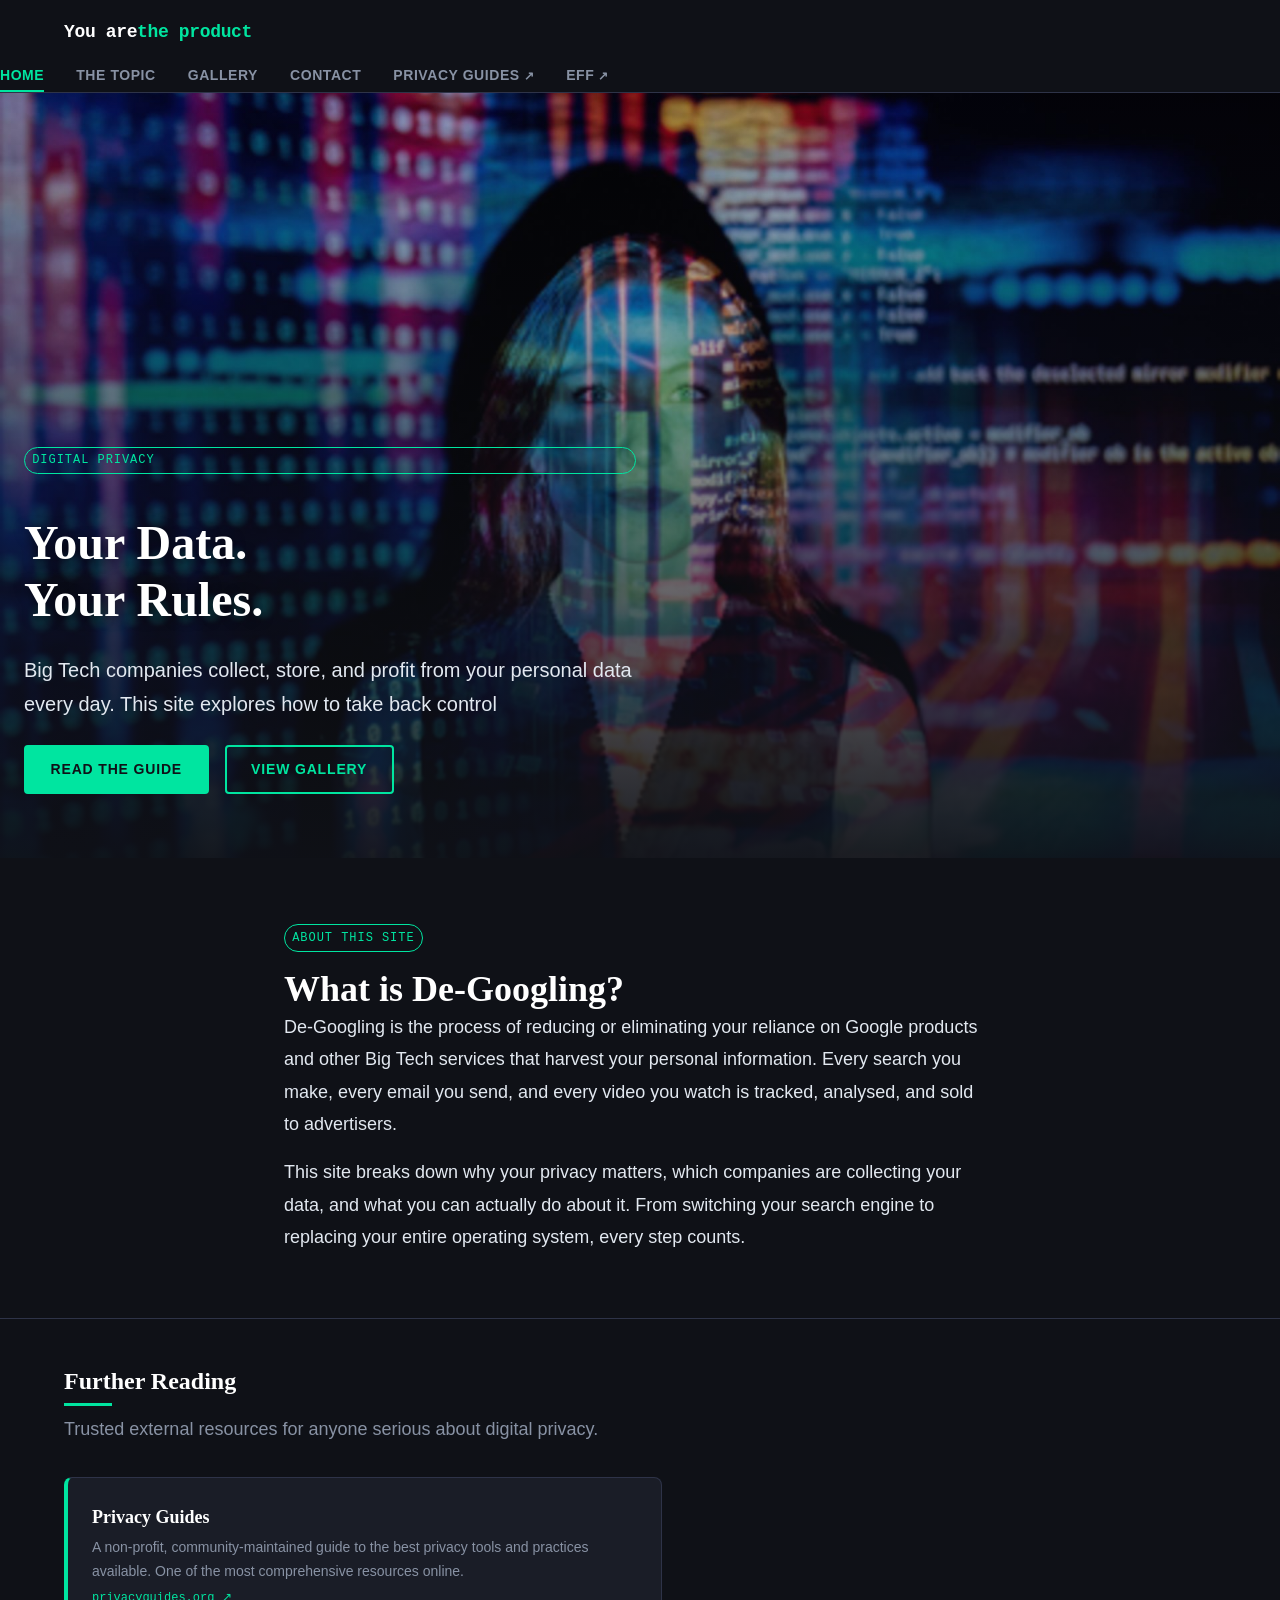
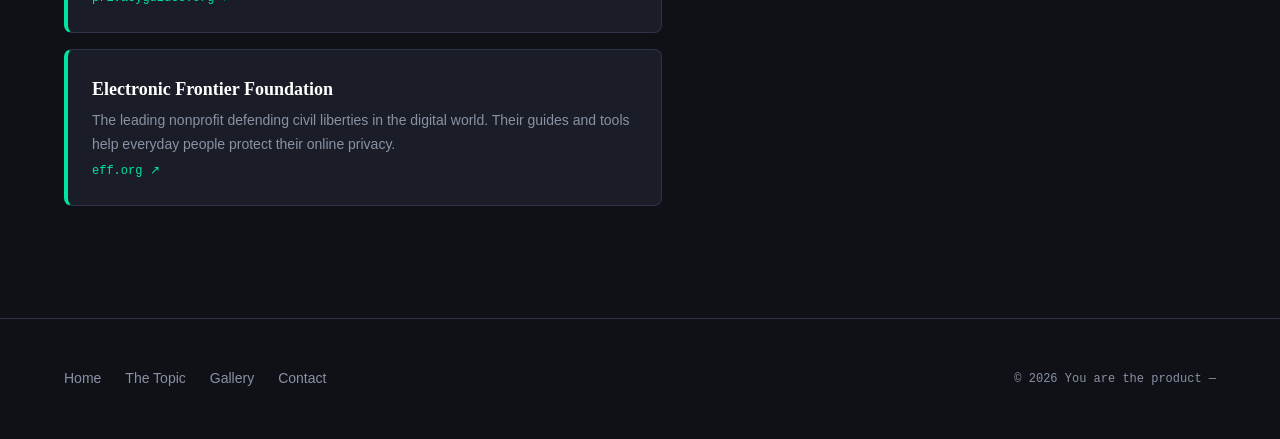
<file: index.html>
<!DOCTYPE html>
<html lang="en">

  <head>
    <meta charset="UTF-8">
    <meta name="viewport" content="width=device-width, initial-scale=1.0">

    <!-- SEO Meta Tags -->
    <title>You are the product</title>
    <meta name="description" content="A guide to de-Googling your digital life and replacing Big Tech services with open-source, privacy-respecting alternatives that put you back in control of your data.">
    <meta name="author" content="Dillon Goodchild-McCoy">

    <link rel="canonical" href="index.html">

    <link rel="stylesheet" href="css/styles.css">
  </head>

  <body>

    <!-- =============================================
         SITE HEADER & NAVIGATION
         ============================================= -->
    <header class="site-header">

      <input type="checkbox" id="nav-toggle" class="nav-toggle" aria-hidden="true">

      <div class="header-inner wrapper">
        <a href="index.html" class="site-logo">
          You are<span>the product</span>
        </a>
        <label for="nav-toggle" class="nav-toggle-label">
          <span></span>
          <span></span>
          <span></span>
        </label>
      </div>

      <nav class="site-nav" aria-label="Primary navigation">
        <a href="index.html" aria-current="page">Home</a>
        <a href="topic.html">The Topic</a>
        <a href="gallery.html">Gallery</a>
        <a href="contact.html">Contact</a>
        <a href="https://www.privacyguides.org" target="_blank" rel="noopener noreferrer">Privacy Guides</a>
        <a href="https://www.eff.org" target="_blank" rel="noopener noreferrer">EFF</a>
      </nav>

    </header>


    <!-- =============================================
         MAIN CONTENT
         ============================================= -->
    <main>

      <section class="hero" aria-label="Hero banner">

        <picture>
          <source
            media="(min-width: 1200px)"
            srcset="images/hero/hero-large.jpg">

          <source
            media="(min-width: 768px)"
            srcset="images/hero/hero-medium.jpg">

          <img
            src="images/hero/hero-small.jpg"
            alt="A woman, standing in front of a reflection of lines of code"
            class="hero__image"
            width="960"
            height="540">
        </picture>

        <div class="hero__overlay" aria-hidden="true"></div>

        <div class="hero__content">
          <div class="wrapper">
            <span class="tag">Digital Privacy</span>
            <h1 class="hero__title">Your Data.<br>Your Rules.</h1>
            <p class="hero__subtitle">
              Big Tech companies collect, store, and profit from your personal data every day.
              This site explores how to take back control
            </p>
            <div class="hero__actions">
              <a href="topic.html" class="btn btn--primary">Read the Guide</a>
              <a href="gallery.html" class="btn btn--outline">View Gallery</a>
            </div>
          </div>
        </div>

      </section>


      <section class="intro section" aria-labelledby="intro-heading">
        <div class="wrapper wrapper--narrow">
          <span class="tag">About This Site</span>
          <h2 id="intro-heading">What is De-Googling?</h2>
          <p class="intro__text">
            De-Googling is the process of reducing or eliminating your reliance on Google products
            and other Big Tech services that harvest your personal information. Every search you make,
            every email you send, and every video you watch is tracked, analysed, and sold to advertisers.
          </p>
          <p class="intro__text">
            This site breaks down why your privacy matters, which companies are collecting your data,
            and what you can actually do about it. From switching your search engine
            to replacing your entire operating system, every step counts.
          </p>
        </div>
      </section>


      <section class="external-links section" aria-labelledby="links-heading">
        <div class="wrapper">
          <div class="section-heading">
            <h2 id="links-heading">Further Reading</h2>
            <p>Trusted external resources for anyone serious about digital privacy.</p>
          </div>

          <ul class="external-links__list">

            <li>
              <a
                href="https://www.privacyguides.org"
                class="external-link-card"
                target="_blank"
                rel="noopener noreferrer"
                aria-label="Visit Privacy Guides (opens in a new tab)">
                <span class="external-link-card__title">Privacy Guides</span>
                <p class="external-link-card__desc">
                  A non-profit, community-maintained guide to the best privacy tools and
                  practices available. One of the most comprehensive resources online.
                </p>
                <span class="external-link-card__url">privacyguides.org ↗</span>
              </a>
            </li>

            <li>
              <a
                href="https://www.eff.org"
                class="external-link-card"
                target="_blank"
                rel="noopener noreferrer"
                aria-label="Visit the Electronic Frontier Foundation (opens in a new tab)">
                <span class="external-link-card__title">Electronic Frontier Foundation</span>
                <p class="external-link-card__desc">
                  The leading nonprofit defending civil liberties in the digital world.
                  Their guides and tools help everyday people protect their online privacy.
                </p>
                <span class="external-link-card__url">eff.org ↗</span>
              </a>
            </li>

          </ul>
        </div>
      </section>

    </main>


    <!-- =============================================
         SITE FOOTER
         ============================================= -->
    <footer class="site-footer">
      <div class="wrapper">

        <nav class="footer-nav" aria-label="Footer navigation">
          <a href="index.html">Home</a>
          <a href="topic.html">The Topic</a>
          <a href="gallery.html">Gallery</a>
          <a href="contact.html">Contact</a>
        </nav>

        <p class="footer-copy">
          &copy; 2026 You are the product &mdash;
        </p>

      </div>
    </footer>

  </body>
</html>
</file>
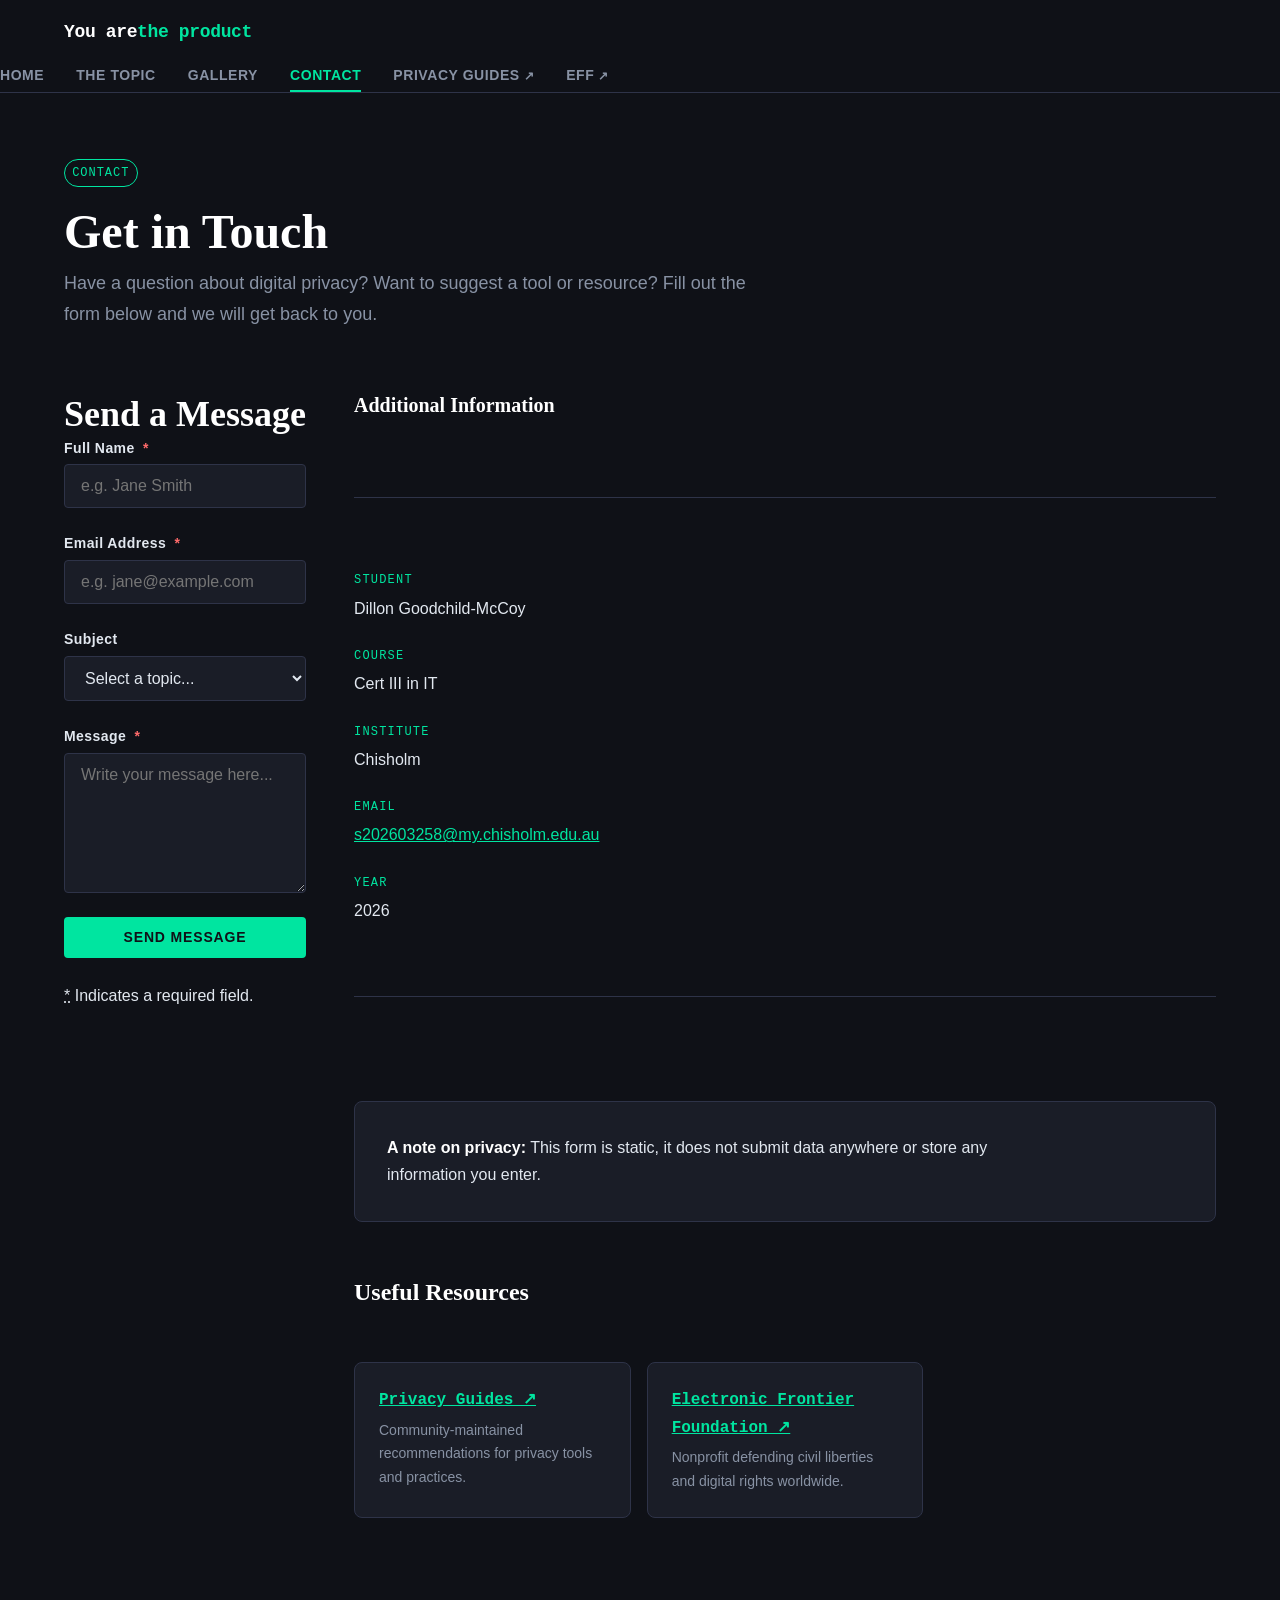
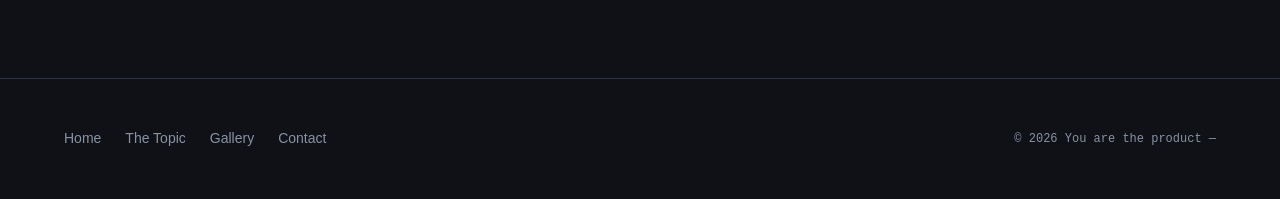
<file: contact.html>
<!DOCTYPE html>
<html lang="en">

  <head>
    <meta charset="UTF-8">
    <meta name="viewport" content="width=device-width, initial-scale=1.0">

    <!-- SEO Meta Tags -->
    <title>Contact | You are the product</title>
    <meta name="description" content="Get in touch with questions, feedback, or suggestions about digital privacy and de-Googling. We would love to hear from you.">
    <meta name="author" content="Your Name">

    <link rel="canonical" href="contact.html">
    <link rel="stylesheet" href="css/styles.css">
  </head>

  <body>

    <!-- =============================================
         SITE HEADER & NAVIGATION
         ============================================= -->
    <header class="site-header">

      <input type="checkbox" id="nav-toggle" class="nav-toggle" aria-hidden="true">

      <div class="header-inner wrapper">
        <a href="index.html" class="site-logo">
          You are<span>the product</span>
        </a>
        <label for="nav-toggle" class="nav-toggle-label">
          <span></span>
          <span></span>
          <span></span>
        </label>
      </div>

      <nav class="site-nav" aria-label="Primary navigation">
        <a href="index.html">Home</a>
        <a href="topic.html">The Topic</a>
        <a href="gallery.html">Gallery</a>
        <a href="contact.html" aria-current="page">Contact</a>
        <a href="https://www.privacyguides.org" target="_blank" rel="noopener noreferrer">Privacy Guides</a>
        <a href="https://www.eff.org" target="_blank" rel="noopener noreferrer">EFF</a>
      </nav>

    </header>


    <!-- =============================================
         MAIN CONTENT
         ============================================= -->
    <main>

      <div class="contact-page section">
        <div class="wrapper">

          <span class="tag">Contact</span>
          <h1>Get in Touch</h1>
          <p class="page-intro">
            Have a question about digital privacy? Want to suggest a tool or resource?
            Fill out the form below and we will get back to you.
          </p>

          <div class="contact-layout">


            <section aria-labelledby="form-heading">

              <h2 id="form-heading">Send a Message</h2>

              <form class="contact-form" aria-label="Contact form">

                <div class="form-group">
                  <label for="full-name">
                    Full Name
                    <abbr title="Required field">*</abbr>
                  </label>
                  <input
                    type="text"
                    id="full-name"
                    name="full-name"
                    placeholder="e.g. Jane Smith"
                    autocomplete="name">
                </div>

                <div class="form-group">
                  <label for="email">
                    Email Address
                    <abbr title="Required field">*</abbr>
                  </label>
                  <input
                    type="email"
                    id="email"
                    name="email"
                    placeholder="e.g. jane@example.com"
                    autocomplete="email">
                </div>

                <div class="form-group">
                  <label for="subject">Subject</label>
                  <select id="subject" name="subject">
                    <option value="">Select a topic...</option>
                    <option value="general">General Enquiry</option>
                    <option value="privacy-tools">Privacy Tools</option>
                    <option value="de-googling">De-Googling Help</option>
                    <option value="feedback">Site Feedback</option>
                    <option value="other">Other</option>
                  </select>
                </div>

                <div class="form-group">
                  <label for="message">
                    Message
                    <abbr title="Required field">*</abbr>
                  </label>
                  <textarea
                    id="message"
                    name="message"
                    placeholder="Write your message here..."></textarea>
                </div>

                <div class="form-group">
                  <button type="submit" class="btn btn--primary">
                    Send Message
                  </button>
                </div>

                <p class="form-note">
                  <abbr title="Required field">*</abbr> Indicates a required field.
                </p>

              </form>

            </section>


            <!-- ───────────────────────────────────
                 ADDITIONAL INFORMATION
                 ─────────────────────────────────── -->
            <section class="contact-info" aria-labelledby="info-heading">

              <h2 id="info-heading">Additional Information</h2>

              <hr class="divider">

              <div class="contact-detail">
                <span class="contact-detail__label">Student</span>
                <span class="contact-detail__value">Dillon Goodchild-McCoy</span>
              </div>

              <div class="contact-detail">
                <span class="contact-detail__label">Course</span>
                <span class="contact-detail__value">Cert III in IT</span>
              </div>

              <div class="contact-detail">
                <span class="contact-detail__label">Institute</span>
                <span class="contact-detail__value">Chisholm</span>
              </div>

              <div class="contact-detail">
                <span class="contact-detail__label">Email</span>
                <span class="contact-detail__value">
                  <a href="mailto:s202603258@my.chisholm.edu.au">s202603258@my.chisholm.edu.au</a>
                </span>
              </div>

              <div class="contact-detail">
                <span class="contact-detail__label">Year</span>
                <span class="contact-detail__value">2026</span>
              </div>

              <hr class="divider">

              <div class="highlight-box">
                <p>
                  <strong>A note on privacy:</strong> This form is static,
                  it does not submit data anywhere or store any information you enter.
                </p>
              </div>

              <h3>Useful Resources</h3>

              <ul class="tool-list" aria-label="Useful privacy resources">
                <li class="tool-item">
                  <span class="tool-item__name">
                    <a href="https://www.privacyguides.org" target="_blank" rel="noopener noreferrer">
                      Privacy Guides ↗
                    </a>
                  </span>
                  <p class="tool-item__desc">
                    Community-maintained recommendations for privacy tools and practices.
                  </p>
                </li>
                <li class="tool-item">
                  <span class="tool-item__name">
                    <a href="https://www.eff.org" target="_blank" rel="noopener noreferrer">
                      Electronic Frontier Foundation ↗
                    </a>
                  </span>
                  <p class="tool-item__desc">
                    Nonprofit defending civil liberties and digital rights worldwide.
                  </p>
                </li>
              </ul>

            </section>

          </div>

        </div>
      </div>

    </main>


    <!-- =============================================
         SITE FOOTER
         ============================================= -->
    <footer class="site-footer">
      <div class="wrapper">

        <nav class="footer-nav" aria-label="Footer navigation">
          <a href="index.html">Home</a>
          <a href="topic.html">The Topic</a>
          <a href="gallery.html">Gallery</a>
          <a href="contact.html">Contact</a>
        </nav>

        <p class="footer-copy">
          &copy; 2026 You are the product &mdash;
        </p>

      </div>
    </footer>

  </body>
</html>
</file>
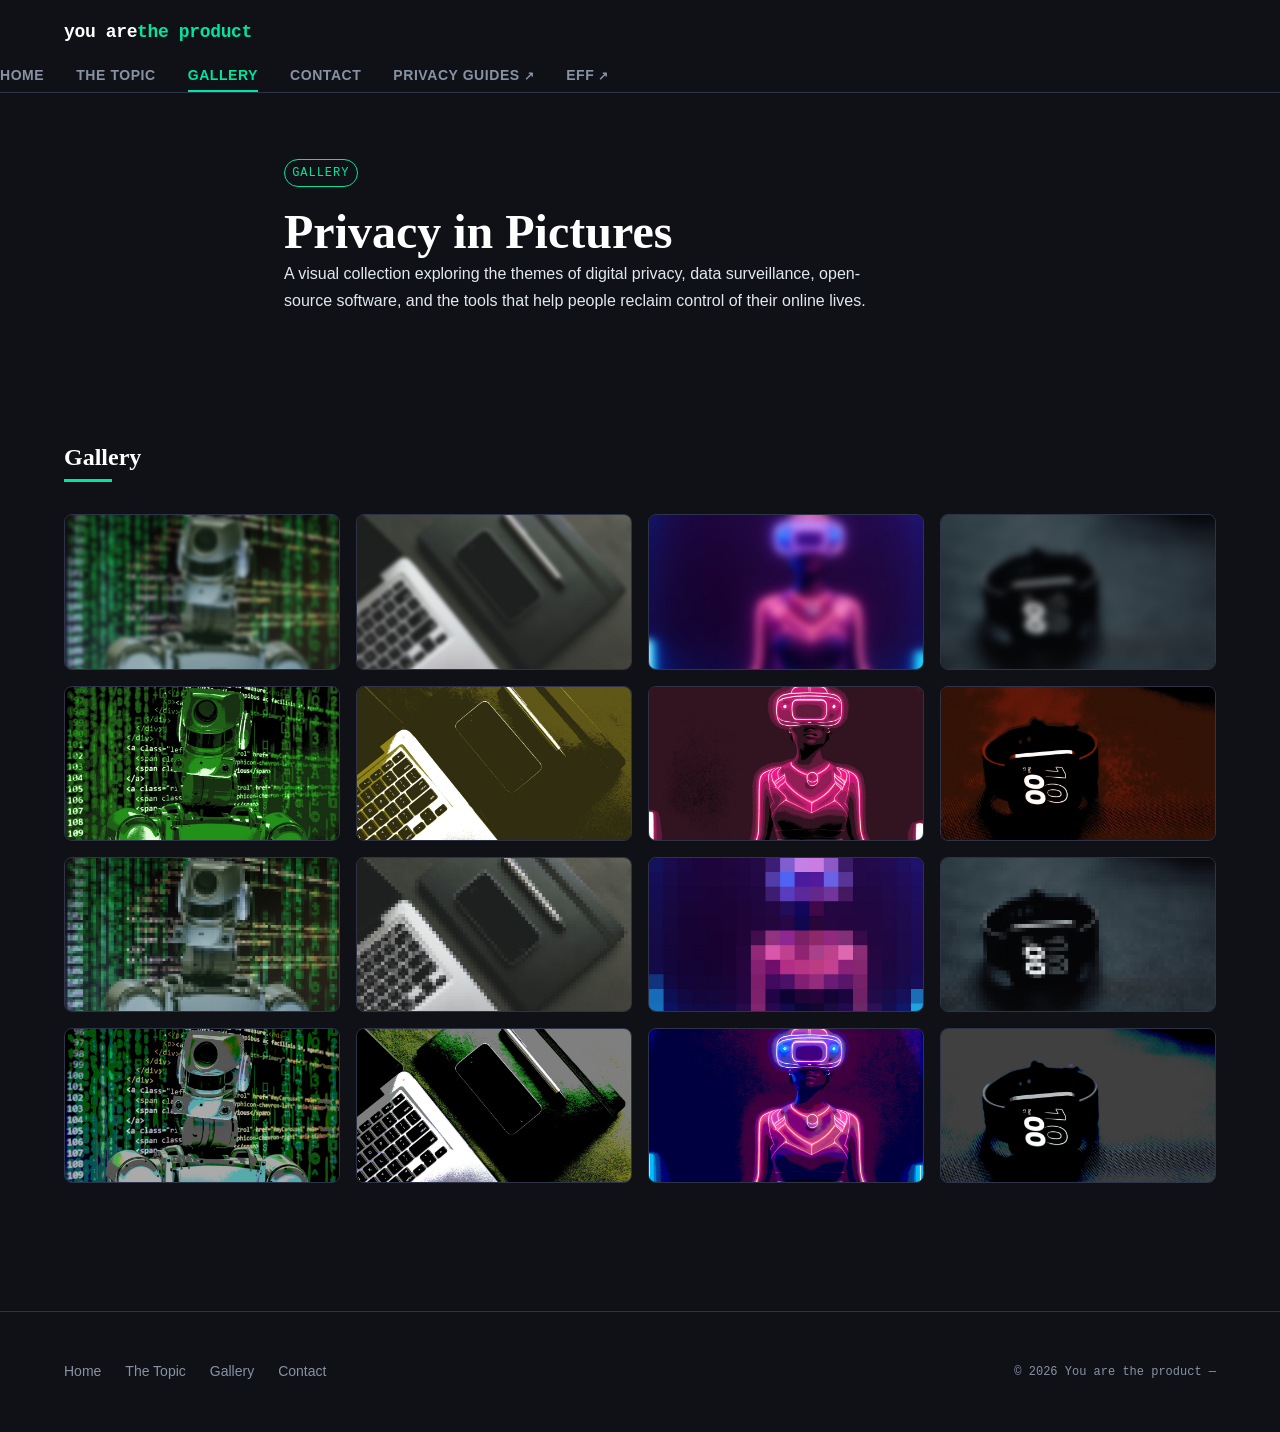
<file: gallery.html>
<!DOCTYPE html>
<html lang="en">

  <head>
    <meta charset="UTF-8">
    <meta name="viewport" content="width=device-width, initial-scale=1.0">

    <!-- SEO Meta Tags -->
    <title>Gallery | Privacy Tools &amp; Concepts</title>
    <meta name="description" content="A visual gallery exploring digital privacy concepts, open-source tools, and the de-Googling movement through photography and imagery.">
    <meta name="author" content="Dillon Goodchild-McCoy">

    <link rel="canonical" href="gallery.html">
    <link rel="stylesheet" href="css/styles.css">
  </head>

  <body>

    <!-- =============================================
         SITE HEADER & NAVIGATION
         ============================================= -->
    <header class="site-header">

      <input type="checkbox" id="nav-toggle" class="nav-toggle" aria-hidden="true">

      <div class="header-inner wrapper">
        <a href="index.html" class="site-logo">
          you are<span>the product</span>
        </a>
        <label for="nav-toggle" class="nav-toggle-label">
          <span></span>
          <span></span>
          <span></span>
        </label>
      </div>

      <nav class="site-nav" aria-label="Primary navigation">
        <a href="index.html">Home</a>
        <a href="topic.html">The Topic</a>
        <a href="gallery.html" aria-current="page">Gallery</a>
        <a href="contact.html">Contact</a>
        <a href="https://www.privacyguides.org" target="_blank" rel="noopener noreferrer">Privacy Guides</a>
        <a href="https://www.eff.org" target="_blank" rel="noopener noreferrer">EFF</a>
      </nav>

    </header>


    <!-- =============================================
         MAIN CONTENT
         ============================================= -->
    <main>

      <!-- Page Header -->
      <div class="page-banner section">
        <div class="wrapper wrapper--narrow">
          <span class="tag">Gallery</span>
          <h1>Privacy in Pictures</h1>
          <p class="page-banner__intro">
            A visual collection exploring the themes of digital privacy, data surveillance,
            open-source software, and the tools that help people reclaim control of
            their online lives.
          </p>
        </div>
      </div>


      <!-- ─────────────────────────────────────────
           PHOTO GRID — 16 Images
           Mobile:  1 column  × 16 rows
           Tablet:  2 columns × 8  rows  (768px+)
           Desktop: 4 columns × 4  rows  (1200px+)
           ───────────────────────────────────────── -->
      <section class="gallery-section" aria-labelledby="gallery-heading">
        <div class="wrapper">

          <div class="section-heading">
            <h2 id="gallery-heading">Gallery</h2>
          </div>

          <ul class="photo-grid" aria-label="Photo gallery of digital privacy concepts">

            <li class="photo-grid__item">
              <img
                src="images/gallery/robot-blur.jpg"
                alt="A new-wave robot, used with a blur filter"
                width="960"
                height="540"
                loading="lazy">
              <p class="photo-grid__caption">Robot-blur</p>
            </li>

            <li class="photo-grid__item">
              <img
                src="images/gallery/tech-blur.jpg"
                alt="A laptop, phone and notebook, used with a blur filter"
                width="960"
                height="540"
                loading="lazy">
              <p class="photo-grid__caption">Tech-blur</p>
            </li>

            <li class="photo-grid__item">
              <img
                src="images/gallery/vr-blur.jpg"
                alt="An AI image of a neon character wearing a VR headset, used with a blur filter"
                width="960"
                height="540"
                loading="lazy">
              <p class="photo-grid__caption">VR-blur</p>
            </li>

            <li class="photo-grid__item">
              <img
                src="images/gallery/watch-blur.jpg"
                alt="A smartwatch, used with a blur filter"
                width="960"
                height="540"
                loading="lazy">
              <p class="photo-grid__caption">Watch-blur</p>
            </li>

            <li class="photo-grid__item">
              <img
                src="images/gallery/robot-index.jpg"
                alt="A new-wave robot, used with an indexation filter"
                width="960"
                height="540"
                loading="lazy">
              <p class="photo-grid__caption">Robot-index</p>
            </li>

            <li class="photo-grid__item">
              <img
                src="images/gallery/tech-index.jpg"
                alt="A laptop, phone and notebook, used with an indexation filter"
                width="960"
                height="540"
                loading="lazy">
              <p class="photo-grid__caption">Tech-blur</p>
            </li>

            <li class="photo-grid__item">
              <img
                src="images/gallery/vr-index.jpg"
                alt="An AI image of a neon character wearing a VR headset, used with an indexation filter"
                width="960"
                height="540"
                loading="lazy">
              <p class="photo-grid__caption">VR-index</p>
            </li>

            <li class="photo-grid__item">
              <img
                src="images/gallery/watch-index.jpg"
                alt="A smartwatch, used with an indexation filter"
                width="960"
                height="540"
                loading="lazy">
              <p class="photo-grid__caption">Watch-index</p>
            </li>

            <li class="photo-grid__item">
              <img
                src="images/gallery/robot-pixel.jpg"
                alt="A new-wave robot, used with a pixelated filter"
                width="960"
                height="540"
                loading="lazy">
              <p class="photo-grid__caption">Robot-pixel</p>
            </li>

            <li class="photo-grid__item">
              <img
                src="images/gallery/tech-pixel.jpg"
                alt="A laptop, phone and notebook, used with a pixelated filter"
                width="960"
                height="540"
                loading="lazy">
              <p class="photo-grid__caption">Tech-pixel</p>
            </li>

            <li class="photo-grid__item">
              <img
                src="images/gallery/vr-pixel.jpg"
                alt="An AI image of a neon character wearing a VR headset, used with a pixelated filter"
                width="960"
                height="540"
                loading="lazy">
              <p class="photo-grid__caption">VR-pixel</p>
            </li>

            <li class="photo-grid__item">
              <img
                src="images/gallery/watch-pixel.jpg"
                alt="A smartwatch, used with a pixelated filter"
                width="960"
                height="540"
                loading="lazy">
              <p class="photo-grid__caption">Watch-pixel</p>
            </li>

            <li class="photo-grid__item">
              <img
                src="images/gallery/robot-post.jpg"
                alt="A new-wave robot, used with a posterized filter"
                width="960"
                height="540"
                loading="lazy">
              <p class="photo-grid__caption">Robot-post</p>
            </li>

            <li class="photo-grid__item">
              <img
                src="images/gallery/tech-post.jpg"
                alt="A laptop, phone and notebook, used with a posterized filter"
                width="960"
                height="540"
                loading="lazy">
              <p class="photo-grid__caption">Tech-post</p>
            </li>

            <li class="photo-grid__item">
              <img
                src="images/gallery/vr-post.jpg"
                alt="An AI image of a neon character wearing a VR headset, used with a posterized filter"
                width="960"
                height="540"
                loading="lazy">
              <p class="photo-grid__caption">VR-post</p>
            </li>

            <li class="photo-grid__item">
              <img
                src="images/gallery/watch-post.jpg"
                alt="A smartwatch, used with a posterized filter"
                width="960"
                height="540"
                loading="lazy">
              <p class="photo-grid__caption">Watch-post</p>
            </li>

          </ul>

        </div>
      </section>

    </main>


    <!-- =============================================
         SITE FOOTER
         ============================================= -->
    <footer class="site-footer">
      <div class="wrapper">

        <nav class="footer-nav" aria-label="Footer navigation">
          <a href="index.html">Home</a>
          <a href="topic.html">The Topic</a>
          <a href="gallery.html">Gallery</a>
          <a href="contact.html">Contact</a>
        </nav>

        <p class="footer-copy">
          &copy; 2026 You are the product &mdash;
        </p>

      </div>
    </footer>

  </body>
</html>
</file>
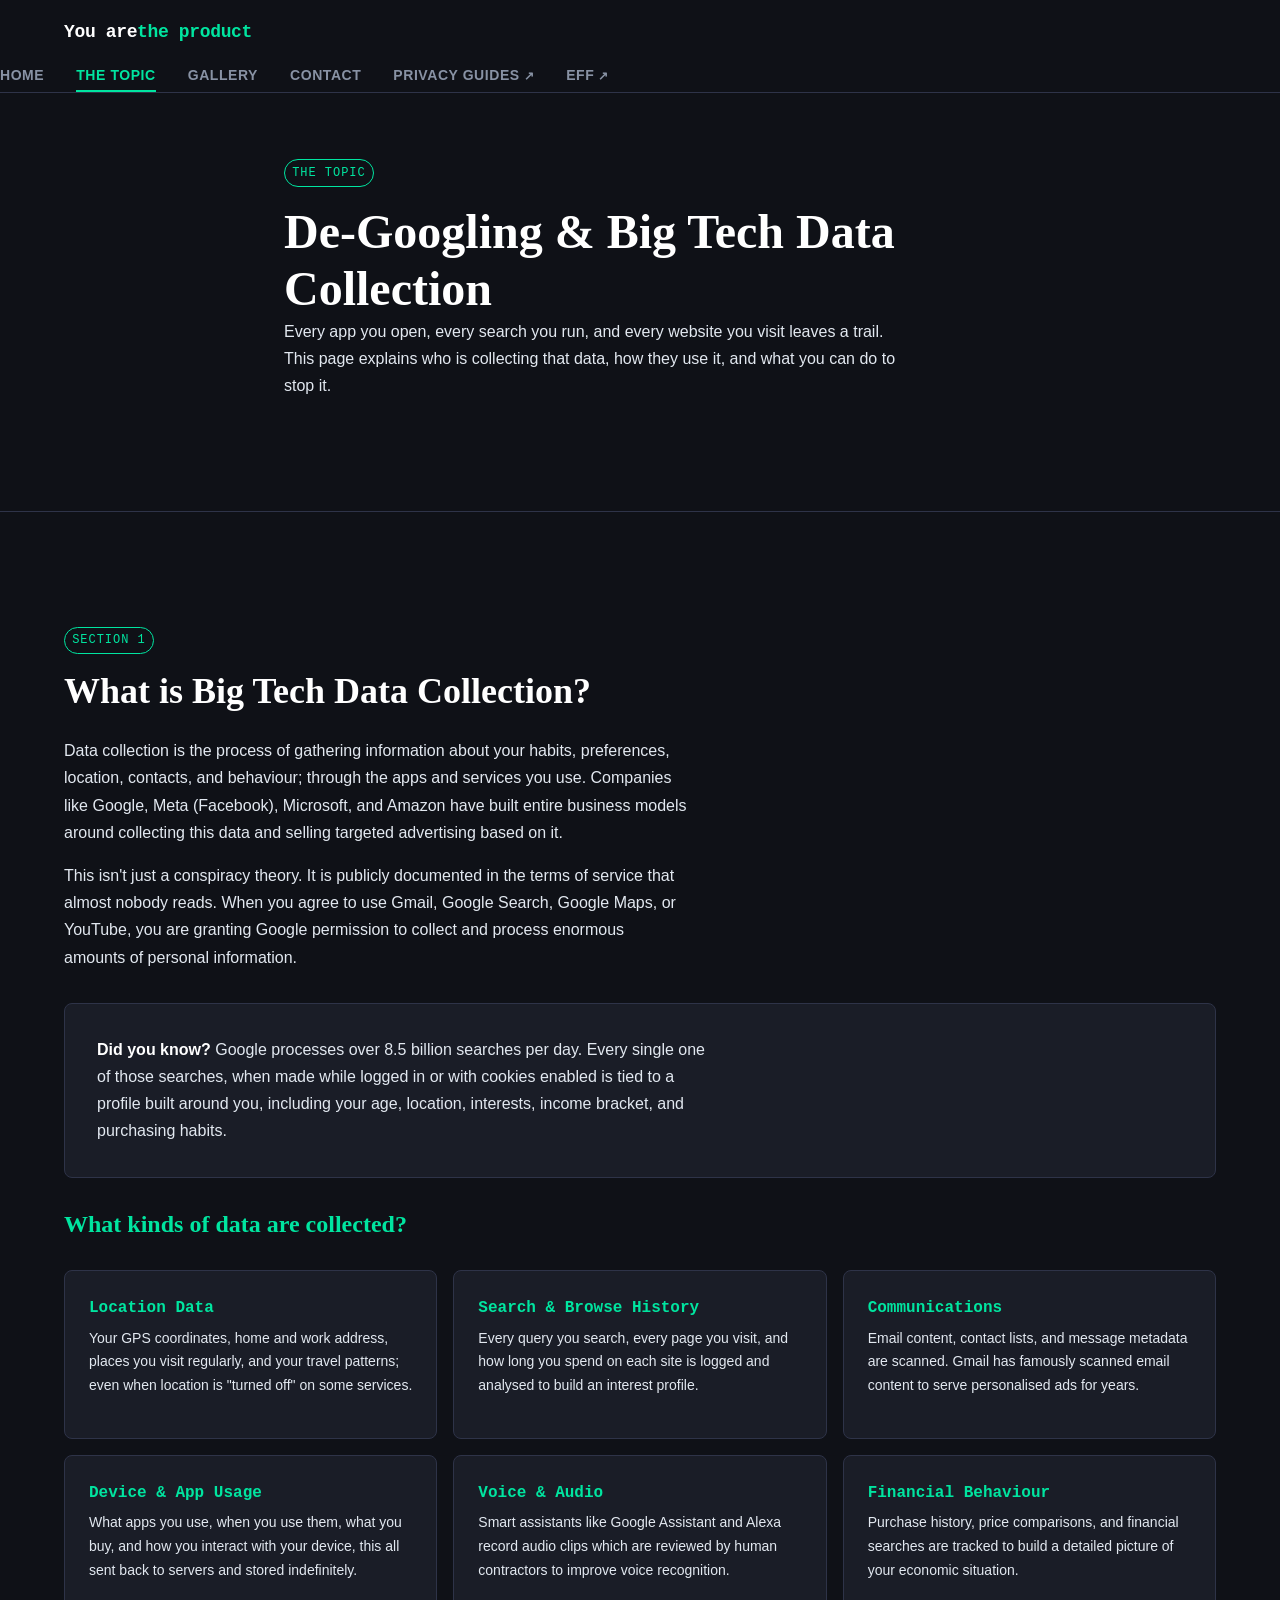
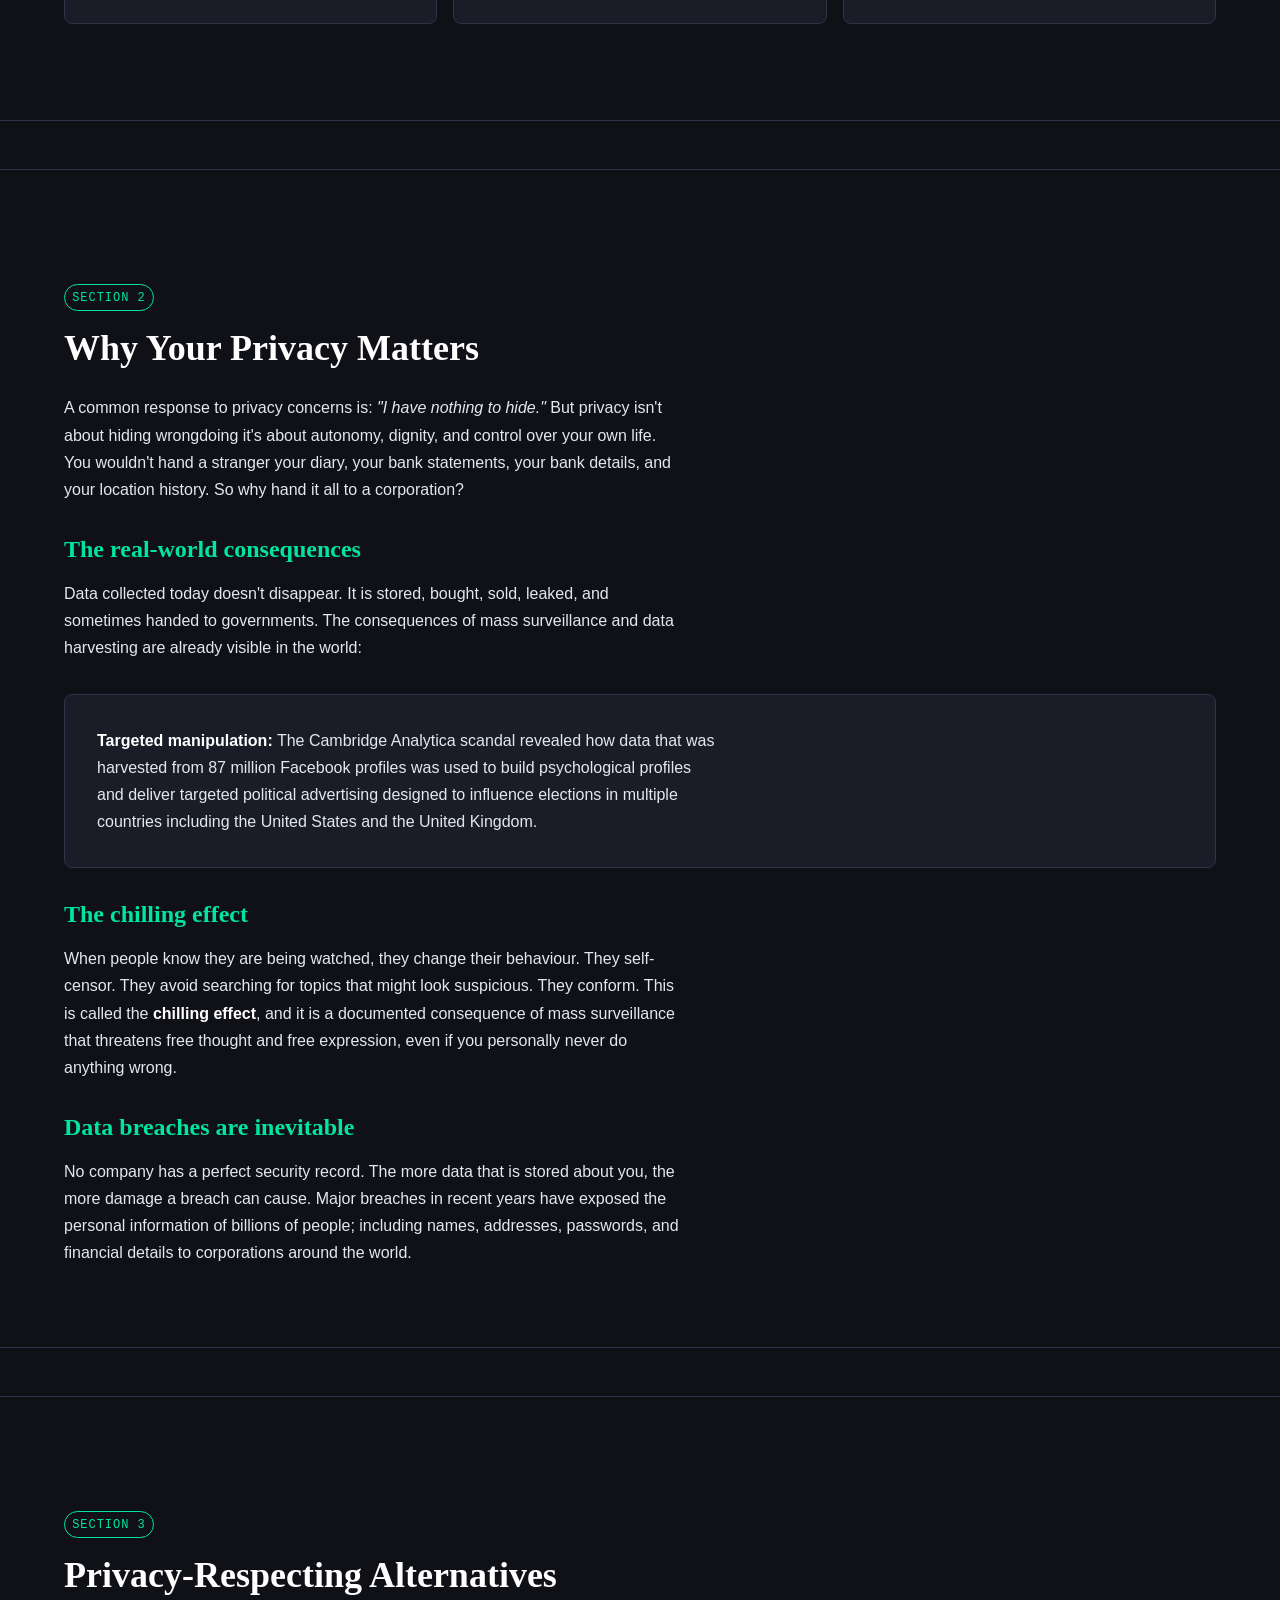
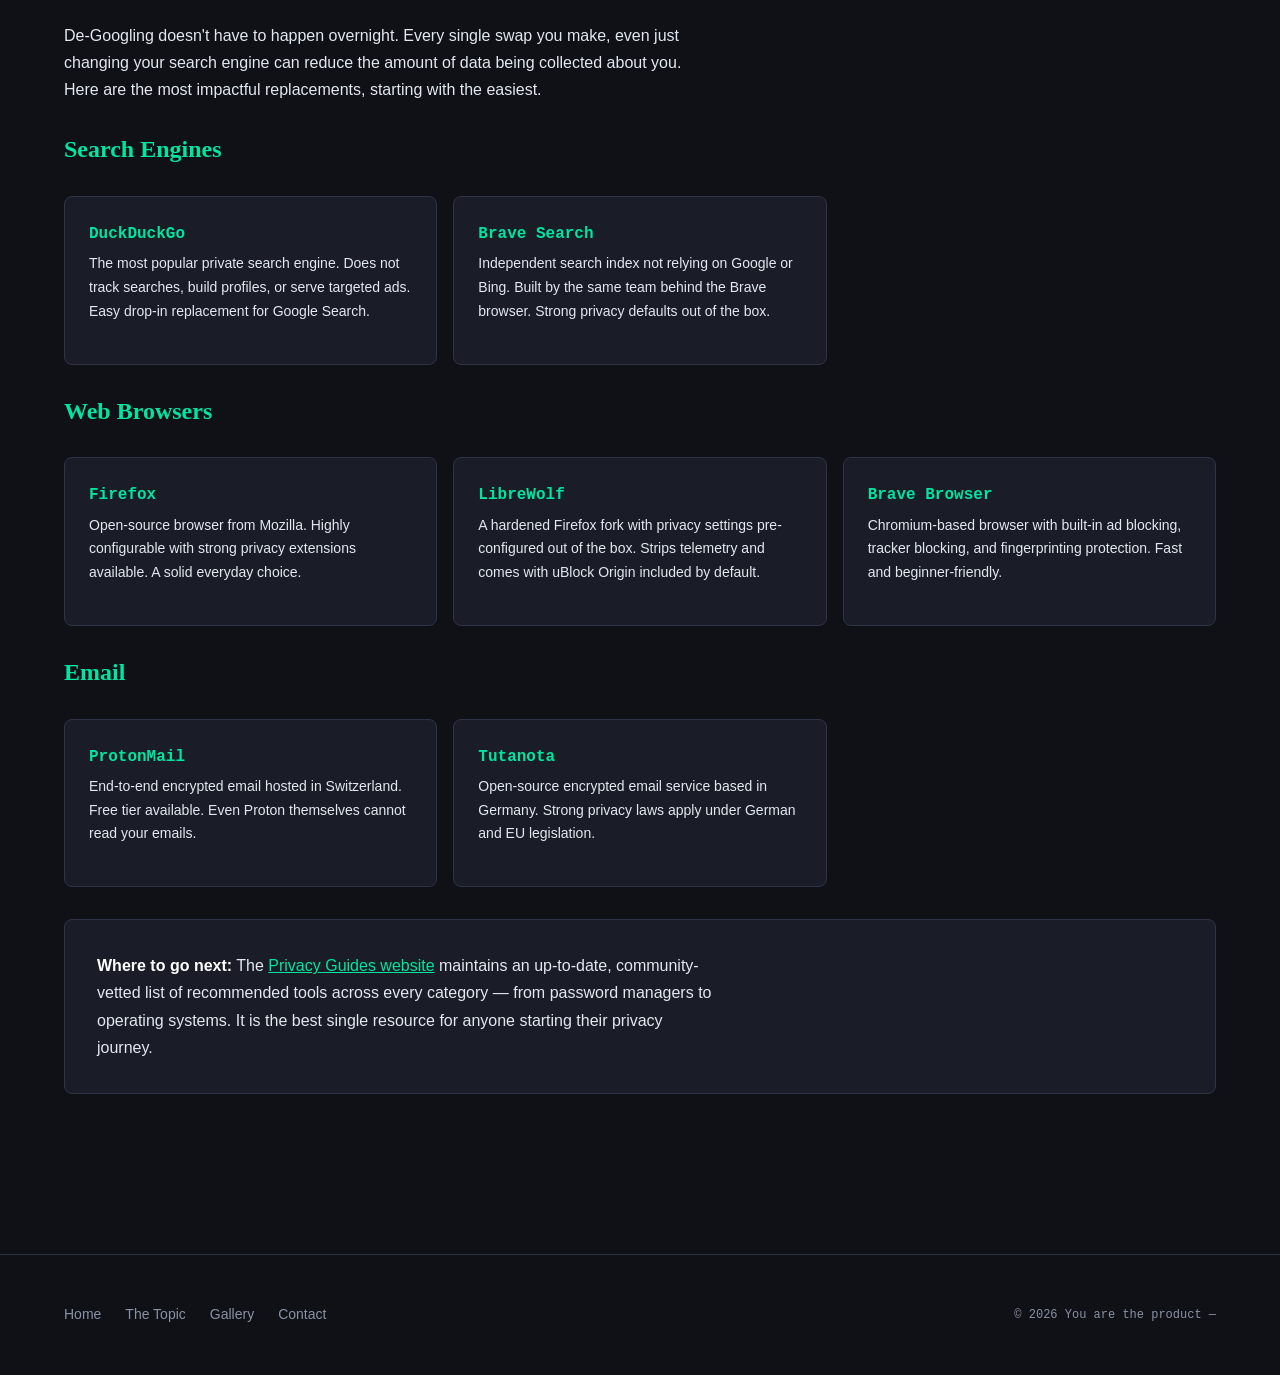
<file: topic.html>
<!DOCTYPE html>
<html lang="en">

  <head>
    <meta charset="UTF-8">
    <meta name="viewport" content="width=device-width, initial-scale=1.0">

    <!-- SEO Meta Tags -->
    <title>The Topic | You are the product</title>
    <meta name="description" content="Learn how Big Tech companies collect your personal data, why it matters, and how to replace Google, Meta, and Microsoft services with privacy-respecting open-source alternatives.">
    <meta name="author" content="Dillon Goodchild-McCoy">

    <link rel="canonical" href="topic.html">
    <link rel="stylesheet" href="css/styles.css">
  </head>

  <body>

    <!-- =============================================
         SITE HEADER & NAVIGATION
         ============================================= -->
    <header class="site-header">

      <input type="checkbox" id="nav-toggle" class="nav-toggle" aria-hidden="true">

      <div class="header-inner wrapper">
        <a href="index.html" class="site-logo">
          You are<span>the product</span>
        </a>
        <label for="nav-toggle" class="nav-toggle-label">
          <span></span>
          <span></span>
          <span></span>
        </label>
      </div>

      <nav class="site-nav" aria-label="Primary navigation">
        <a href="index.html">Home</a>
        <a href="topic.html" aria-current="page">The Topic</a>
        <a href="gallery.html">Gallery</a>
        <a href="contact.html">Contact</a>
        <a href="https://www.privacyguides.org" target="_blank" rel="noopener noreferrer">Privacy Guides</a>
        <a href="https://www.eff.org" target="_blank" rel="noopener noreferrer">EFF</a>
      </nav>

    </header>


    <!-- =============================================
         MAIN CONTENT
         ============================================= -->
    <main>

      <div class="page-banner section">
        <div class="wrapper wrapper--narrow">
          <span class="tag">The Topic</span>
          <h1>De-Googling &amp; Big Tech Data Collection</h1>
          <p class="page-banner__intro">
            Every app you open, every search you run, and every website you visit leaves a trail.
            This page explains who is collecting that data, how they use it, and what you can
            do to stop it.
          </p>
        </div>
      </div>

      <hr class="divider">


      <!-- ─────────────────────────────────────────
           SECTION 1: What is Data Collection?
           ───────────────────────────────────────── -->
      <section class="topic-section section" aria-labelledby="section1-heading">
        <div class="wrapper">

          <span class="tag">Section 1</span>
          <h2 id="section1-heading">What is Big Tech Data Collection?</h2>

          <p>
            Data collection is the process of gathering information about your habits, preferences,
            location, contacts, and behaviour; through the apps and services you use. Companies like
            Google, Meta (Facebook), Microsoft, and Amazon have built entire business models around
            collecting this data and selling targeted advertising based on it.
          </p>

          <p>
            This isn't just a conspiracy theory. It is publicly documented in the terms of service
            that almost nobody reads. When you agree to use Gmail, Google Search, Google Maps,
            or YouTube, you are granting Google permission to collect and process enormous amounts
            of personal information.
          </p>

          <div class="highlight-box">
            <p>
              <strong>Did you know?</strong> Google processes over 8.5 billion searches per day.
              Every single one of those searches, when made while logged in or with cookies enabled
              is tied to a profile built around you, including your age, location, interests,
              income bracket, and purchasing habits.
            </p>
          </div>

          <h3>What kinds of data are collected?</h3>

          <ul class="tool-list" aria-label="Types of data collected">
            <li class="tool-item">
              <span class="tool-item__name">Location Data</span>
              <p class="tool-item__desc">
                Your GPS coordinates, home and work address, places you visit regularly,
                and your travel patterns; even when location is "turned off" on some services.
              </p>
            </li>
            <li class="tool-item">
              <span class="tool-item__name">Search &amp; Browse History</span>
              <p class="tool-item__desc">
                Every query you search, every page you visit, and how long you spend
                on each site is logged and analysed to build an interest profile.
              </p>
            </li>
            <li class="tool-item">
              <span class="tool-item__name">Communications</span>
              <p class="tool-item__desc">
                Email content, contact lists, and message metadata are scanned.
                Gmail has famously scanned email content to serve personalised ads for years.
              </p>
            </li>
            <li class="tool-item">
              <span class="tool-item__name">Device &amp; App Usage</span>
              <p class="tool-item__desc">
                What apps you use, when you use them, what you buy, and how you interact
                with your device, this all sent back to servers and stored indefinitely.
              </p>
            </li>
            <li class="tool-item">
              <span class="tool-item__name">Voice &amp; Audio</span>
              <p class="tool-item__desc">
                Smart assistants like Google Assistant and Alexa record audio clips
                which are reviewed by human contractors to improve voice recognition.
              </p>
            </li>
            <li class="tool-item">
              <span class="tool-item__name">Financial Behaviour</span>
              <p class="tool-item__desc">
                Purchase history, price comparisons, and financial searches are
                tracked to build a detailed picture of your economic situation.
              </p>
            </li>
          </ul>

        </div>
      </section>

      <hr class="divider">


      <!-- ─────────────────────────────────────────
           SECTION 2: Why It Matters
           ───────────────────────────────────────── -->
      <section class="topic-section section" aria-labelledby="section2-heading">
        <div class="wrapper">

          <span class="tag">Section 2</span>
          <h2 id="section2-heading">Why Your Privacy Matters</h2>

          <p>
            A common response to privacy concerns is: <em>"I have nothing to hide."</em>
            But privacy isn't about hiding wrongdoing it's about autonomy, dignity, and
            control over your own life. You wouldn't hand a stranger your diary, your bank
            statements, your bank details, and your location history. So why hand it all
            to a corporation?
          </p>

          <h3>The real-world consequences</h3>

          <p>
            Data collected today doesn't disappear. It is stored, bought, sold, leaked,
            and sometimes handed to governments. The consequences of mass surveillance and
            data harvesting are already visible in the world:
          </p>

          <div class="highlight-box">
            <p>
              <strong>Targeted manipulation:</strong> The Cambridge Analytica scandal revealed
              how data that was harvested from 87 million Facebook profiles was used to build psychological
              profiles and deliver targeted political advertising designed to influence elections
              in multiple countries including the United States and the United Kingdom.
            </p>
          </div>

          <h3>The chilling effect</h3>

          <p>
            When people know they are being watched, they change their behaviour. They self-censor.
            They avoid searching for topics that might look suspicious. They conform. This is called
            the <strong>chilling effect</strong>, and it is a documented consequence of mass
            surveillance that threatens free thought and free expression, even if you personally
            never do anything wrong.
          </p>

          <h3>Data breaches are inevitable</h3>

          <p>
            No company has a perfect security record. The more data that is stored about you,
            the more damage a breach can cause. Major breaches in recent years have exposed
            the personal information of billions of people; including names, addresses,
            passwords, and financial details to corporations around the world.
          </p>

        </div>
      </section>

      <hr class="divider">


      <!-- ─────────────────────────────────────────
           SECTION 3: What You Can Do — Alternatives
           ───────────────────────────────────────── -->
      <section class="topic-section section" aria-labelledby="section3-heading">
        <div class="wrapper">

          <span class="tag">Section 3</span>
          <h2 id="section3-heading">Privacy-Respecting Alternatives</h2>

          <p>
            De-Googling doesn't have to happen overnight. Every single swap you make, even
            just changing your search engine can reduce the amount of data being collected about
            you. Here are the most impactful replacements, starting with the easiest.
          </p>

          <h3>Search Engines</h3>

          <ul class="tool-list" aria-label="Alternative search engines">
            <li class="tool-item">
              <span class="tool-item__name">DuckDuckGo</span>
              <p class="tool-item__desc">
                The most popular private search engine. Does not track searches,
                build profiles, or serve targeted ads. Easy drop-in replacement for Google Search.
              </p>
            </li>
            <li class="tool-item">
              <span class="tool-item__name">Brave Search</span>
              <p class="tool-item__desc">
                Independent search index not relying on Google or Bing. Built by the
                same team behind the Brave browser. Strong privacy defaults out of the box.
              </p>
            </li>
          </ul>

          <h3>Web Browsers</h3>

          <ul class="tool-list" aria-label="Alternative web browsers">
            <li class="tool-item">
              <span class="tool-item__name">Firefox</span>
              <p class="tool-item__desc">
                Open-source browser from Mozilla. Highly configurable with strong
                privacy extensions available. A solid everyday choice.
              </p>
            </li>
            <li class="tool-item">
              <span class="tool-item__name">LibreWolf</span>
              <p class="tool-item__desc">
                A hardened Firefox fork with privacy settings pre-configured out of the box.
                Strips telemetry and comes with uBlock Origin included by default.
              </p>
            </li>
            <li class="tool-item">
              <span class="tool-item__name">Brave Browser</span>
              <p class="tool-item__desc">
                Chromium-based browser with built-in ad blocking, tracker blocking,
                and fingerprinting protection. Fast and beginner-friendly.
              </p>
            </li>
          </ul>

          <h3>Email</h3>

          <ul class="tool-list" aria-label="Alternative email providers">
            <li class="tool-item">
              <span class="tool-item__name">ProtonMail</span>
              <p class="tool-item__desc">
                End-to-end encrypted email hosted in Switzerland. Free tier available.
                Even Proton themselves cannot read your emails.
              </p>
            </li>
            <li class="tool-item">
              <span class="tool-item__name">Tutanota</span>
              <p class="tool-item__desc">
                Open-source encrypted email service based in Germany.
                Strong privacy laws apply under German and EU legislation.
              </p>
            </li>
          </ul>

          <div class="highlight-box">
            <p>
              <strong>Where to go next:</strong> The <a href="https://www.privacyguides.org" target="_blank" rel="noopener noreferrer">Privacy Guides website</a>
              maintains an up-to-date, community-vetted list of recommended tools across every
              category — from password managers to operating systems. It is the best single
              resource for anyone starting their privacy journey.
            </p>
          </div>

        </div>
      </section>

    </main>


    <!-- =============================================
         SITE FOOTER
         ============================================= -->
    <footer class="site-footer">
      <div class="wrapper">

        <nav class="footer-nav" aria-label="Footer navigation">
          <a href="index.html">Home</a>
          <a href="topic.html">The Topic</a>
          <a href="gallery.html">Gallery</a>
          <a href="contact.html">Contact</a>
        </nav>

        <p class="footer-copy">
          &copy; 2026 You are the product &mdash;
        </p>

      </div>
    </footer>

  </body>
</html>
</file>
<file: css/styles.css>
/* =============================================================
   styles.css — TAFE Website: De-Googling & Digital Privacy
   Structure:
     1.  CSS Custom Properties (Variables)
     2.  CSS Reset & Base Styles
     3.  Typography
     4.  Utilities
     5.  Header & Navigation
     6.  Hero Section
     7.  Main Content & Sections
     8.  Photo Grid
     9.  Contact Page
     10. Footer
     11. Tablet Breakpoint  (min-width: 768px)
     12. Desktop Breakpoint (min-width: 1200px)
   ============================================================= */


/* ─────────────────────────────────────────────
   1. CSS CUSTOM PROPERTIES
───────────────────────────────────────────── */

:root {
  /* Colours */
  --colour-bg:          #0f1117;
  --colour-surface:     #1a1d27;
  --colour-surface-alt: #21253a;
  --colour-border:      #2e3348;
  --colour-accent:      #00e5a0;
  --colour-accent-dark: #00b37e;
  --colour-text:        #e2e8f0;
  --colour-text-muted:  #8892a4;
  --colour-heading:     #ffffff;
  --colour-danger:      #ff6b6b;

  /* Typography */
  --font-heading: 'Georgia', 'Times New Roman', serif;
  --font-body:    'Segoe UI', 'Helvetica Neue', Arial, sans-serif;
  --font-mono:    'Courier New', 'Lucida Console', monospace;

  /* Font Sizes — mobile-first fluid scale */
  --text-xs:   0.75rem;
  --text-sm:   0.875rem;
  --text-base: 1rem;
  --text-lg:   1.125rem;
  --text-xl:   1.25rem;
  --text-2xl:  1.5rem;
  --text-3xl:  1.875rem;
  --text-4xl:  2.25rem;
  --text-5xl:  3rem;

  /* Spacing */
  --space-xs:  0.25rem;
  --space-sm:  0.5rem;
  --space-md:  1rem;
  --space-lg:  1.5rem;
  --space-xl:  2rem;
  --space-2xl: 3rem;
  --space-3xl: 4rem;
  --space-4xl: 6rem;

  /* Layout */
  --max-width:        1200px;
  --max-width-narrow: 760px;
  --nav-height:       64px;

  /* Borders & Radius */
  --radius-sm: 4px;
  --radius-md: 8px;
  --radius-lg: 16px;

  /* Transitions */
  --transition-fast:   150ms ease;
  --transition-normal: 250ms ease;
}


/* ─────────────────────────────────────────────
   2. CSS RESET & BASE
───────────────────────────────────────────── */

*,
*::before,
*::after {
  box-sizing: border-box;
  margin: 0;
  padding: 0;
}

html {
  scroll-behavior: smooth;
  font-size: 100%;
}

body {
  background-color: var(--colour-bg);
  color: var(--colour-text);
  font-family: var(--font-body);
  font-size: var(--text-base);
  line-height: 1.7;
  min-height: 100vh;
  -webkit-font-smoothing: antialiased;
}

img {
  display: block;
  max-width: 100%;
  height: auto;
}

a {
  color: var(--colour-accent);
  text-decoration: underline;
  transition: color var(--transition-fast);
}

a:hover,
a:focus {
  color: var(--colour-accent-dark);
}

ul,
ol {
  list-style: none;
}

/* Visible focus ring for keyboard navigation */
:focus-visible {
  outline: 2px solid var(--colour-accent);
  outline-offset: 3px;
  border-radius: var(--radius-sm);
}


/* ─────────────────────────────────────────────
   3. TYPOGRAPHY
───────────────────────────────────────────── */

h1, h2, h3, h4, h5, h6 {
  font-family: var(--font-heading);
  color: var(--colour-heading);
  line-height: 1.2;
  font-weight: 700;
}

h1 { font-size: var(--text-3xl); }
h2 { font-size: var(--text-2xl); }
h3 { font-size: var(--text-xl);  }
h4 { font-size: var(--text-lg);  }

p {
  margin-bottom: var(--space-md);
  max-width: 70ch;
}

p:last-child {
  margin-bottom: 0;
}

strong {
  color: var(--colour-heading);
  font-weight: 600;
}

code {
  font-family: var(--font-mono);
  font-size: var(--text-sm);
  background-color: var(--colour-surface-alt);
  color: var(--colour-accent);
  padding: 0.1em 0.4em;
  border-radius: var(--radius-sm);
}

blockquote {
  border-left: 4px solid var(--colour-accent);
  padding-left: var(--space-lg);
  margin: var(--space-xl) 0;
  color: var(--colour-text-muted);
  font-style: italic;
}


/* ─────────────────────────────────────────────
   4. UTILITIES
───────────────────────────────────────────── */

/* Wrapper: centres content and applies horizontal padding */
.wrapper {
  width: 100%;
  max-width: var(--max-width);
  margin-left: auto;
  margin-right: auto;
  padding-left: var(--space-lg);
  padding-right: var(--space-lg);
}

/* Narrow wrapper for text-heavy pages */
.wrapper--narrow {
  max-width: var(--max-width-narrow);
}

/* Screen-reader only text */
.sr-only {
  position: absolute;
  width: 1px;
  height: 1px;
  padding: 0;
  margin: -1px;
  overflow: hidden;
  clip: rect(0, 0, 0, 0);
  white-space: nowrap;
  border: 0;
}

/* Section spacing */
.section {
  padding-top: var(--space-3xl);
  padding-bottom: var(--space-3xl);
}

/* Divider rule */
.divider {
  border: none;
  border-top: 1px solid var(--colour-border);
  margin: var(--space-2xl) 0;
}

/* Accent tag/label pill */
.tag {
  display: inline-block;
  font-family: var(--font-mono);
  font-size: var(--text-xs);
  color: var(--colour-accent);
  border: 1px solid var(--colour-accent);
  padding: 0.2em 0.6em;
  border-radius: 999px;
  letter-spacing: 0.08em;
  text-transform: uppercase;
  text-decoration: none;
  margin-bottom: var(--space-md);
}

/* Card surface */
.card {
  background-color: var(--colour-surface);
  border: 1px solid var(--colour-border);
  border-radius: var(--radius-md);
  padding: var(--space-xl);
}

/* Section heading with accent underline */
.section-heading {
  margin-bottom: var(--space-xl);
}

.section-heading h2 {
  font-size: var(--text-2xl);
  margin-bottom: var(--space-sm);
}

.section-heading p {
  color: var(--colour-text-muted);
  font-size: var(--text-lg);
}

/* Accent bar beneath headings */
.section-heading h2::after {
  content: '';
  display: block;
  width: 48px;
  height: 3px;
  background-color: var(--colour-accent);
  margin-top: var(--space-sm);
}


/* ─────────────────────────────────────────────
   5. HEADER & NAVIGATION
───────────────────────────────────────────── */

.site-header {
  position: sticky;
  top: 0;
  z-index: 100;
  background-color: var(--colour-bg);
  border-bottom: 1px solid var(--colour-border);
}

/* Hidden checkbox — powers the CSS-only hamburger toggle */
.nav-toggle {
  display: none;
}

/* Header inner bar: logo + hamburger side by side */
.header-inner {
  display: flex;
  align-items: center;
  justify-content: space-between;
  height: var(--nav-height);
}

/* Site logo / name */
.site-logo {
  font-family: var(--font-mono);
  font-size: var(--text-lg);
  font-weight: 700;
  color: var(--colour-heading);
  text-decoration: none;
  letter-spacing: -0.02em;
}

.site-logo span {
  color: var(--colour-accent);
}

/* Hamburger button — visible on mobile only */
.nav-toggle-label {
  display: flex;
  flex-direction: column;
  justify-content: center;
  gap: 5px;
  cursor: pointer;
  padding: var(--space-sm);
  border-radius: var(--radius-sm);
}

.nav-toggle-label span {
  display: block;
  width: 24px;
  height: 2px;
  background-color: var(--colour-text);
  border-radius: 2px;
  transition: transform var(--transition-normal),
              opacity var(--transition-fast);
}

/* Animate hamburger lines into an X when menu is open */
.nav-toggle:checked ~ .header-inner .nav-toggle-label span:nth-child(1) {
  transform: translateY(7px) rotate(45deg);
}

.nav-toggle:checked ~ .header-inner .nav-toggle-label span:nth-child(2) {
  opacity: 0;
}

.nav-toggle:checked ~ .header-inner .nav-toggle-label span:nth-child(3) {
  transform: translateY(-7px) rotate(-45deg);
}

/* Mobile nav — hidden by default, drops down when toggle is checked */
.site-nav {
  display: none;
  flex-direction: column;
  gap: 0;
  background-color: var(--colour-surface);
  border-top: 1px solid var(--colour-border);
  padding: var(--space-md) 0;
}

.nav-toggle:checked ~ .site-nav {
  display: flex;
}

.site-nav a {
  font-size: var(--text-sm);
  font-weight: 600;
  color: var(--colour-text-muted);
  text-decoration: none;
  letter-spacing: 0.04em;
  text-transform: uppercase;
  transition: color var(--transition-fast),
              background-color var(--transition-fast);
  padding: var(--space-md) var(--space-lg);
  border-left: 3px solid transparent;
}

.site-nav a:hover,
.site-nav a:focus {
  color: var(--colour-heading);
  background-color: var(--colour-surface-alt);
  border-left-color: var(--colour-accent);
}

/* Active page indicator */
.site-nav a[aria-current="page"] {
  color: var(--colour-accent);
  border-left-color: var(--colour-accent);
}

/* External link indicator in nav */
.site-nav a[target="_blank"]::after {
  content: ' ↗';
  font-size: var(--text-xs);
}


/* ─────────────────────────────────────────────
   6. HERO SECTION
───────────────────────────────────────────── */

.hero {
  position: relative;
  min-height: 70vh;
  display: flex;
  align-items: flex-end;
  overflow: hidden;
  background-color: var(--colour-surface);
}

/* Hero image fills the container */
.hero__image {
  position: absolute;
  inset: 0;
  width: 100%;
  height: 100%;
  object-fit: cover;
  object-position: center;
}

/* Dark gradient overlay for text legibility */
.hero__overlay {
  position: absolute;
  inset: 0;
  background: linear-gradient(
    to top,
    rgba(15, 17, 23, 0.95) 0%,
    rgba(15, 17, 23, 0.5)  50%,
    rgba(15, 17, 23, 0.15) 100%
  );
}

/* Hero text content sits above the overlay */
.hero__content {
  position: relative;
  z-index: 1;
  padding-top: var(--space-4xl);
  padding-bottom: var(--space-3xl);
}

.hero__content .wrapper {
  display: flex;
  flex-direction: column;
  gap: var(--space-lg);
}

.hero__title {
  font-size: var(--text-3xl);
  color: var(--colour-heading);
  text-shadow: 0 2px 12px rgba(0, 0, 0, 0.6);
}

.hero__subtitle {
  font-size: var(--text-lg);
  color: var(--colour-text);
  max-width: 55ch;
  margin-bottom: 0;
}

/* CTA button */
.btn {
  display: inline-block;
  padding: 0.75em 1.75em;
  border-radius: var(--radius-sm);
  font-size: var(--text-sm);
  font-weight: 700;
  letter-spacing: 0.06em;
  text-transform: uppercase;
  text-decoration: none;
  cursor: pointer;
  transition: background-color var(--transition-fast),
              color var(--transition-fast);
  border: 2px solid transparent;
}

.btn--primary {
  background-color: var(--colour-accent);
  color: var(--colour-bg);
  border-color: var(--colour-accent);
}

.btn--primary:hover,
.btn--primary:focus {
  background-color: var(--colour-accent-dark);
  border-color: var(--colour-accent-dark);
  color: var(--colour-bg);
}

.btn--outline {
  background-color: transparent;
  color: var(--colour-accent);
  border-color: var(--colour-accent);
}

.btn--outline:hover,
.btn--outline:focus {
  background-color: var(--colour-accent);
  color: var(--colour-bg);
}

.hero__actions {
  display: flex;
  flex-wrap: wrap;
  gap: var(--space-md);
}


/* ─────────────────────────────────────────────
   7. MAIN CONTENT & SECTIONS
───────────────────────────────────────────── */

main {
  flex: 1;
}

/* Intro section on home page */
.intro {
  padding-top: var(--space-3xl);
  padding-bottom: var(--space-3xl);
  border-bottom: 1px solid var(--colour-border);
}

.intro__text {
  font-size: var(--text-lg);
  line-height: 1.8;
  color: var(--colour-text);
}

/* External links block on home page */
.external-links {
  padding-top: var(--space-2xl);
  padding-bottom: var(--space-2xl);
}

.external-links__list {
  display: flex;
  flex-direction: column;
  gap: var(--space-md);
}

.external-link-card {
  display: flex;
  flex-direction: column;
  gap: var(--space-xs);
  background-color: var(--colour-surface);
  border: 1px solid var(--colour-border);
  border-left: 4px solid var(--colour-accent);
  border-radius: var(--radius-md);
  padding: var(--space-lg);
  text-decoration: none;
  transition: border-color var(--transition-fast),
              background-color var(--transition-fast);
}

.external-link-card:hover,
.external-link-card:focus {
  background-color: var(--colour-surface-alt);
  border-left-color: var(--colour-accent-dark);
}

.external-link-card__title {
  font-family: var(--font-heading);
  font-size: var(--text-lg);
  color: var(--colour-heading);
  font-weight: 700;
}

.external-link-card__desc {
  font-size: var(--text-sm);
  color: var(--colour-text-muted);
  margin-bottom: 0;
}

.external-link-card__url {
  font-family: var(--font-mono);
  font-size: var(--text-xs);
  color: var(--colour-accent);
}

/* Topic page content sections */
.topic-section {
  padding-top: var(--space-3xl);
  padding-bottom: var(--space-3xl);
  border-bottom: 1px solid var(--colour-border);
}

.topic-section:last-of-type {
  border-bottom: none;
}

.topic-section h2 {
  margin-bottom: var(--space-lg);
}

.topic-section h3 {
  margin-top: var(--space-xl);
  margin-bottom: var(--space-md);
  color: var(--colour-accent);
}

.topic-section p {
  color: var(--colour-text);
  margin-bottom: var(--space-md);
}

/* Highlight box within topic sections */
.highlight-box {
  background-color: var(--colour-surface);
  border: 1px solid var(--colour-border);
  border-radius: var(--radius-md);
  padding: var(--space-xl);
  margin: var(--space-xl) 0;
}

.highlight-box p {
  margin-bottom: 0;
}

/* Tool list in topic section */
.tool-list {
  display: flex;
  flex-direction: column;
  gap: var(--space-md);
  margin: var(--space-xl) 0;
}

.tool-item {
  display: flex;
  flex-direction: column;
  gap: var(--space-xs);
  padding: var(--space-lg);
  background-color: var(--colour-surface);
  border: 1px solid var(--colour-border);
  border-radius: var(--radius-md);
}

.tool-item__name {
  font-family: var(--font-mono);
  font-size: var(--text-base);
  color: var(--colour-accent);
  font-weight: 700;
}

.tool-item__desc {
  font-size: var(--text-sm);
  color: var(--colour-text-muted);
  margin-bottom: 0;
}


/* ─────────────────────────────────────────────
   8. PHOTO GRID
───────────────────────────────────────────── */

.gallery-section {
  padding-top: var(--space-3xl);
  padding-bottom: var(--space-3xl);
}

/* Mobile default: 1 column × 16 rows */
.photo-grid {
  display: grid;
  grid-template-columns: 1fr;
  gap: var(--space-md);
  list-style: none;
}

.photo-grid__item {
  overflow: hidden;
  border-radius: var(--radius-md);
  background-color: var(--colour-surface);
  border: 1px solid var(--colour-border);
  aspect-ratio: 16 / 9;
}

.photo-grid__item img {
  width: 100%;
  height: 100%;
  object-fit: cover;
  object-position: center;
  transition: transform var(--transition-normal);
  display: block;
}

.photo-grid__item:hover img {
  transform: scale(1.03);
}

/* Caption below each image */
.photo-grid__caption {
  padding: var(--space-sm) var(--space-md);
  font-size: var(--text-xs);
  color: var(--colour-text-muted);
  font-family: var(--font-mono);
}


/* ─────────────────────────────────────────────
   9. CONTACT PAGE
───────────────────────────────────────────── */

.contact-page {
  padding-top: var(--space-3xl);
  padding-bottom: var(--space-3xl);
}

.contact-page h1 {
  margin-bottom: var(--space-sm);
}

.contact-page .page-intro {
  color: var(--colour-text-muted);
  font-size: var(--text-lg);
  margin-bottom: var(--space-3xl);
}

/* Contact layout: form + info stacked on mobile */
.contact-layout {
  display: flex;
  flex-direction: column;
  gap: var(--space-2xl);
}

/* Contact form */
.contact-form {
  display: flex;
  flex-direction: column;
  gap: var(--space-lg);
}

.form-group {
  display: flex;
  flex-direction: column;
  gap: var(--space-xs);
}

.form-group label {
  font-size: var(--text-sm);
  font-weight: 600;
  color: var(--colour-text);
  letter-spacing: 0.03em;
}

.form-group input,
.form-group textarea,
.form-group select {
  background-color: var(--colour-surface);
  color: var(--colour-text);
  border: 1px solid var(--colour-border);
  border-radius: var(--radius-sm);
  padding: 0.75em 1em;
  font-family: var(--font-body);
  font-size: var(--text-base);
  width: 100%;
  transition: border-color var(--transition-fast);
}

.form-group input:focus,
.form-group textarea:focus,
.form-group select:focus {
  outline: none;
  border-color: var(--colour-accent);
  box-shadow: 0 0 0 3px rgba(0, 229, 160, 0.15);
}

.form-group textarea {
  resize: vertical;
  min-height: 140px;
}

/* Required field asterisk */
.form-group label abbr {
  color: var(--colour-danger);
  text-decoration: none;
  margin-left: var(--space-xs);
}

/* Contact info block */
.contact-info {
  display: flex;
  flex-direction: column;
  gap: var(--space-lg);
}

.contact-info h2 {
  font-size: var(--text-xl);
  margin-bottom: var(--space-sm);
}

.contact-detail {
  display: flex;
  flex-direction: column;
  gap: var(--space-xs);
}

.contact-detail__label {
  font-size: var(--text-xs);
  font-family: var(--font-mono);
  color: var(--colour-accent);
  text-transform: uppercase;
  letter-spacing: 0.1em;
}

.contact-detail__value {
  font-size: var(--text-base);
  color: var(--colour-text);
}


/* ─────────────────────────────────────────────
   10. FOOTER
───────────────────────────────────────────── */

.site-footer {
  border-top: 1px solid var(--colour-border);
  padding: var(--space-2xl) 0;
  margin-top: var(--space-3xl);
}

.site-footer .wrapper {
  display: flex;
  flex-direction: column;
  gap: var(--space-lg);
  align-items: flex-start;
}

.footer-nav {
  display: flex;
  flex-wrap: wrap;
  gap: var(--space-lg);
}

.footer-nav a {
  font-size: var(--text-sm);
  color: var(--colour-text-muted);
  text-decoration: none;
}

.footer-nav a:hover {
  color: var(--colour-accent);
}

.footer-copy {
  font-size: var(--text-xs);
  color: var(--colour-text-muted);
  font-family: var(--font-mono);
}


/* ─────────────────────────────────────────────
   11. TABLET BREAKPOINT — min-width: 768px
───────────────────────────────────────────── */

@media (min-width: 768px) {

  /* Typography scale up */
  h1 { font-size: var(--text-4xl); }
  h2 { font-size: var(--text-3xl); }
  h3 { font-size: var(--text-2xl); }

  /* Hide hamburger on tablet and up */
  .nav-toggle-label {
    display: none;
  }

  /* Always show nav horizontally on tablet and up */
  .site-nav {
    display: flex;
    flex-direction: row;
    align-items: center;
    gap: var(--space-xl);
    background-color: transparent;
    border-top: none;
    padding: 0;
  }

  /* Restore horizontal link styles */
  .site-nav a {
    padding: 0;
    border-left: none;
    border-bottom: 2px solid transparent;
    padding-bottom: 2px;
  }

  .site-nav a:hover,
  .site-nav a:focus {
    background-color: transparent;
    border-left-color: transparent;
    border-bottom-color: var(--colour-accent);
  }

  .site-nav a[aria-current="page"] {
    border-left-color: transparent;
    border-bottom-color: var(--colour-accent);
  }

  /* Hero */
  .hero {
    min-height: 80vh;
  }

  .hero__title {
    font-size: var(--text-4xl);
  }

  /* Photo grid: 2 columns × 8 rows */
  .photo-grid {
    grid-template-columns: repeat(2, 1fr);
  }

  /* External links side-by-side */
  .external-links__list {
    flex-direction: row;
    flex-wrap: wrap;
  }

  .external-link-card {
    flex: 1 1 calc(50% - var(--space-md));
  }

  /* Tool list: 2 columns */
  .tool-list {
    display: grid;
    grid-template-columns: repeat(2, 1fr);
  }

  /* Contact layout side by side */
  .contact-layout {
    flex-direction: row;
    align-items: flex-start;
  }

  .contact-form {
    flex: 2;
  }

  .contact-info {
    flex: 1;
  }

  /* Footer row */
  .site-footer .wrapper {
    flex-direction: row;
    justify-content: space-between;
    align-items: center;
  }
}


/* ─────────────────────────────────────────────
   12. DESKTOP BREAKPOINT — min-width: 1200px
───────────────────────────────────────────── */

@media (min-width: 1200px) {

  /* Typography scale up */
  h1 { font-size: var(--text-5xl); }
  h2 { font-size: var(--text-4xl); }

  /* Hero */
  .hero {
    min-height: 85vh;
  }

  .hero__title {
    font-size: var(--text-5xl);
  }

  .hero__subtitle {
    font-size: var(--text-xl);
  }

  /* Photo grid: 4 columns × 4 rows */
  .photo-grid {
    grid-template-columns: repeat(4, 1fr);
  }

  /* External links: all in one row if 4 or fewer */
  .external-link-card {
    flex: 1 1 calc(25% - var(--space-md));
  }

  /* Tool list: 3 columns */
  .tool-list {
    grid-template-columns: repeat(3, 1fr);
  }
}
</file>
